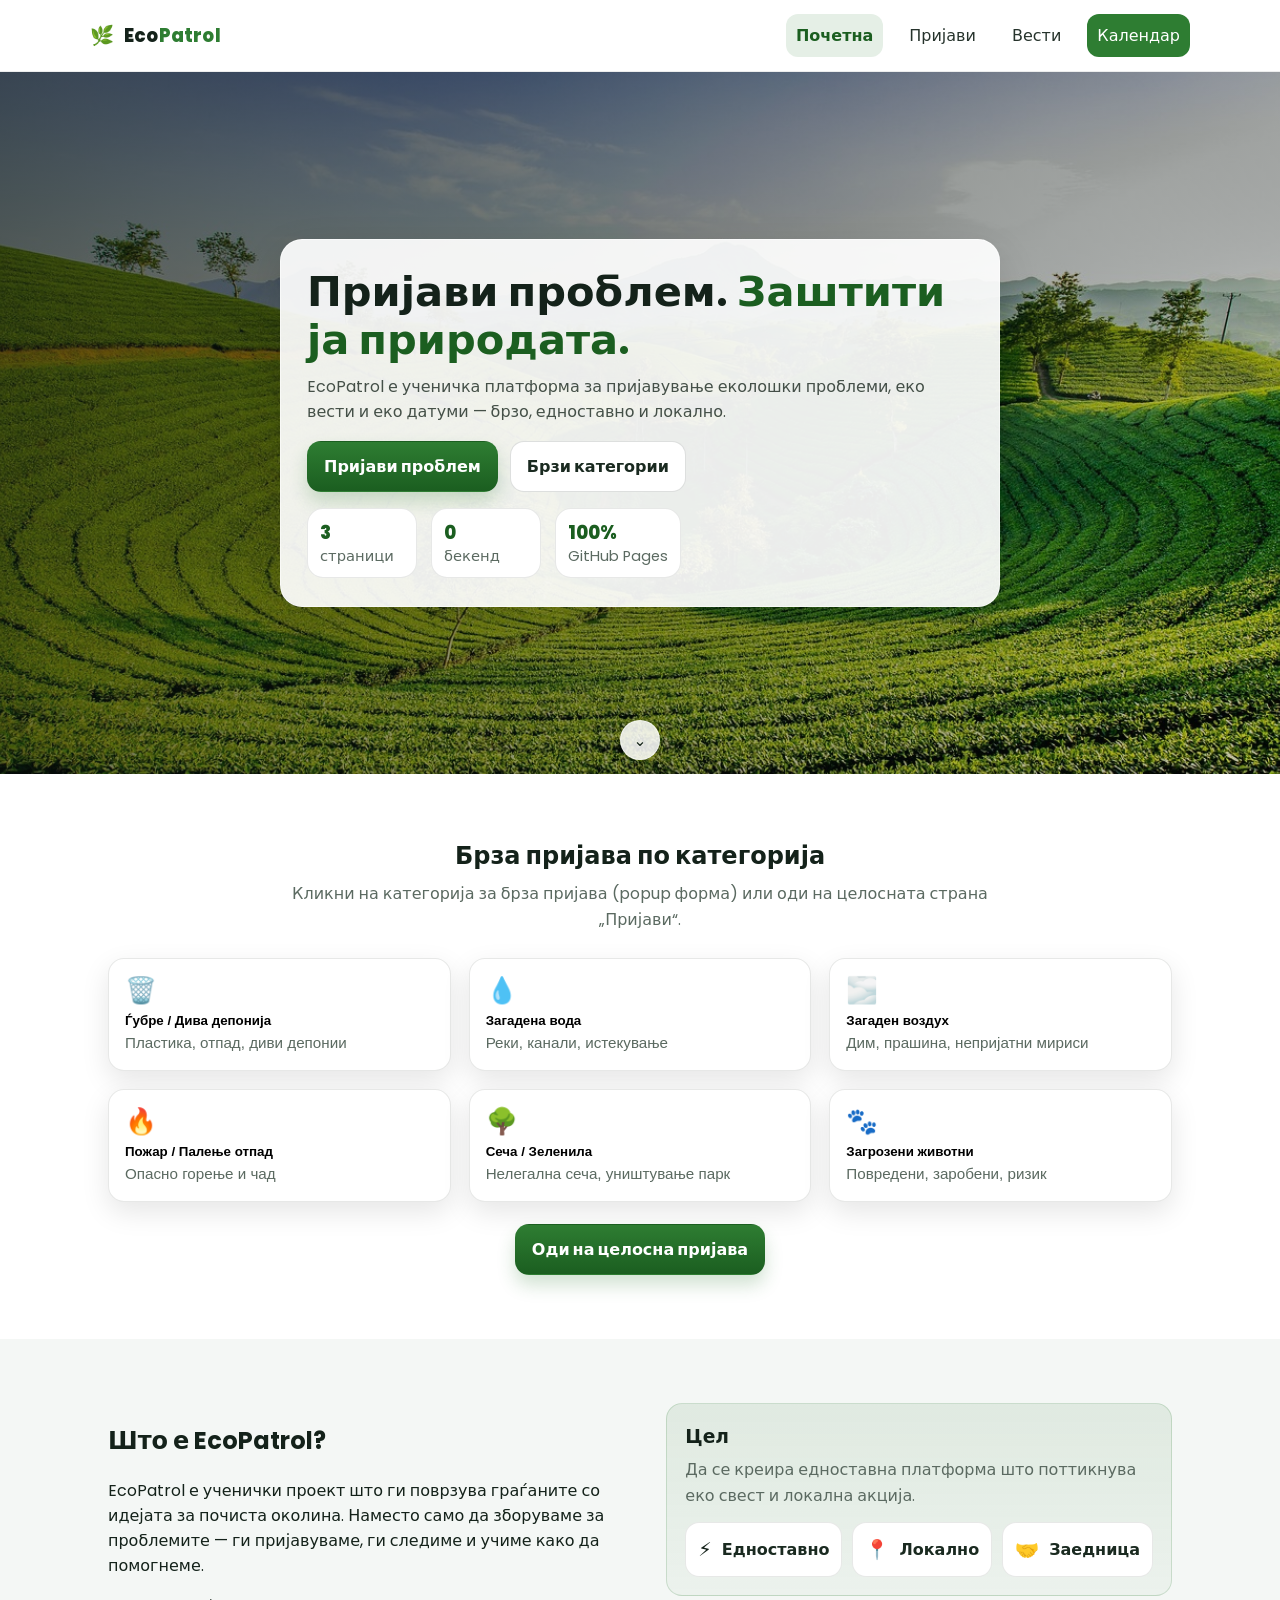
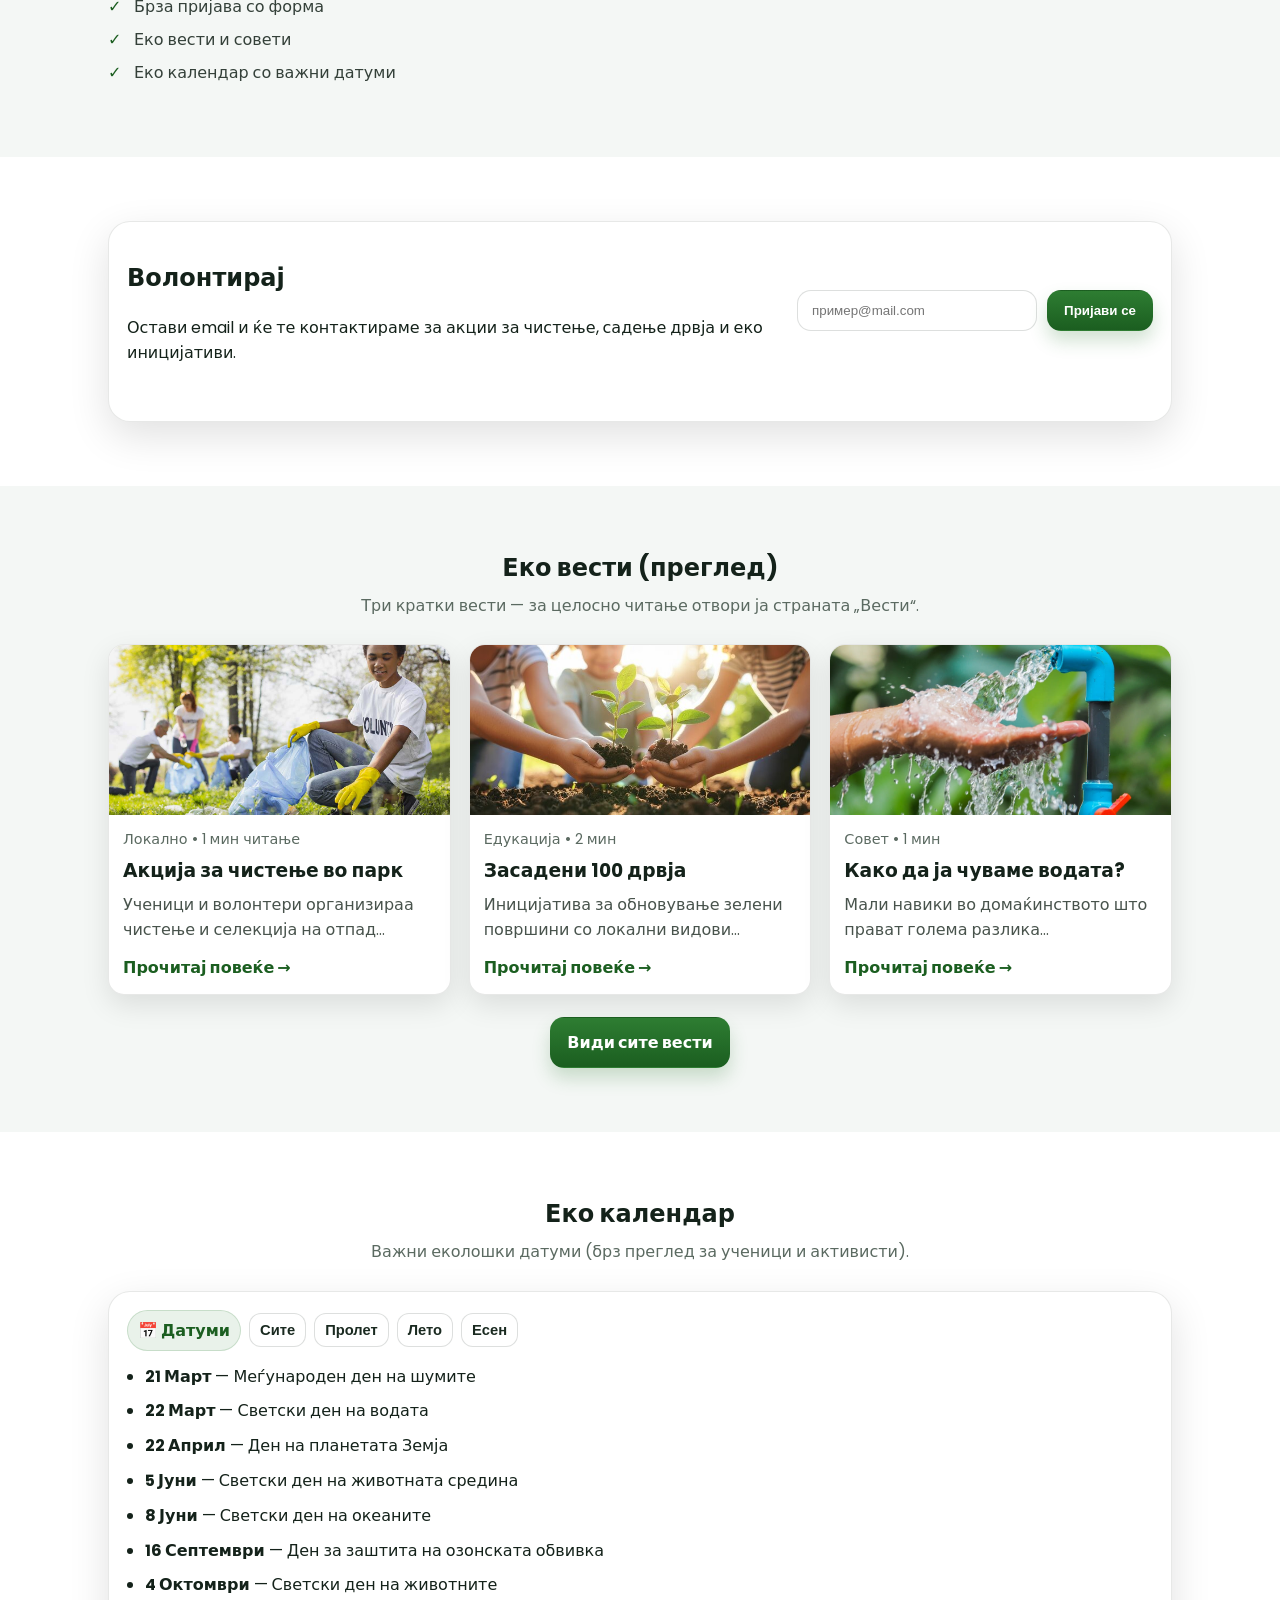
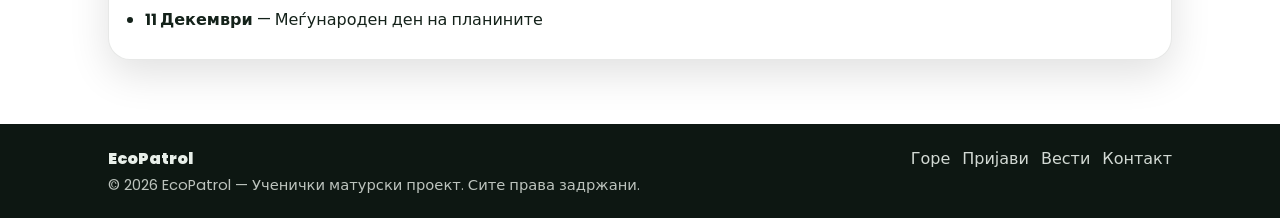
<file: index.html>
<!doctype html>
<html lang="mk">
<head>
  <meta charset="utf-8" />
  <meta name="viewport" content="width=device-width,initial-scale=1" />
  <title>EcoPatrol — Почетна</title>
  <meta name="description" content="EcoPatrol — пријави еколошки проблеми, информирај се со еко вести и следи еко датуми." />

  <link rel="preconnect" href="https://fonts.googleapis.com">
  <link rel="preconnect" href="https://fonts.gstatic.com" crossorigin>
  <link href="https://fonts.googleapis.com/css2?family=Poppins:wght@300;400;600;700&display=swap" rel="stylesheet">

  <!-- AOS animations (optional but nice) -->
  <link href="https://unpkg.com/aos@2.3.1/dist/aos.css" rel="stylesheet">

  <link rel="stylesheet" href="assets/css/style.css" />
</head>
<body>

  <!-- NAV -->
  <header class="site-header" id="top">
    <div class="container nav">
      <a class="brand" href="index.html" aria-label="EcoPatrol почетна">
        <span class="brand-mark">🌿</span>
        <span class="brand-text">Eco<span>Patrol</span></span>
      </a>

      <button class="nav-toggle" type="button" aria-label="Отвори мени" aria-expanded="false" data-nav-toggle>
        <span></span><span></span><span></span>
      </button>

      <nav class="nav-links" data-nav>
        <a href="index.html" class="active">Почетна</a>
        <a href="report.html">Пријави</a>
        <a href="news.html">Вести</a>
        <a href="#calendar" class="nav-pill">Календар</a>
      </nav>
    </div>
  </header>

  <!-- HERO -->
  <section class="hero">
    <div class="hero-bg" role="img" aria-label="Позадина со природа"></div>
    <div class="container hero-inner">
      <div class="hero-card" data-aos="fade-up">
        <h1>Пријави проблем. <span class="accent">Заштити ја природата.</span></h1>
        <p>
          EcoPatrol е ученичка платформа за пријавување еколошки проблеми,
          еко вести и еко датуми — брзо, едноставно и локално.
        </p>
        <div class="hero-actions">
          <a class="btn btn-primary" href="report.html">Пријави проблем</a>
          <a class="btn btn-ghost" href="#categories">Брзи категории</a>
        </div>

        <div class="hero-stats" data-aos="fade-up" data-aos-delay="150">
          <div class="stat">
            <div class="stat-num">3</div>
            <div class="stat-label">страници</div>
          </div>
          <div class="stat">
            <div class="stat-num">0</div>
            <div class="stat-label">бекенд</div>
          </div>
          <div class="stat">
            <div class="stat-num">100%</div>
            <div class="stat-label">GitHub Pages</div>
          </div>
        </div>
      </div>
    </div>

    <a class="scroll-hint" href="#categories" aria-label="Скролни надолу">⌄</a>
  </section>

  <!-- CATEGORIES -->
  <section class="section" id="categories">
    <div class="container">
      <div class="section-head" data-aos="fade-up">
        <h2>Брза пријава по категорија</h2>
        <p>Кликни на категорија за брза пријава (popup форма) или оди на целосната страна „Пријави“.</p>
      </div>

      <div class="grid cards">
        <button class="card card-btn" type="button" data-aos="fade-up" data-report-type="Ѓубре / Дива депонија">
          <div class="card-icon">🗑️</div>
          <div class="card-title">Ѓубре / Дива депонија</div>
          <div class="card-sub">Пластика, отпад, диви депонии</div>
        </button>

        <button class="card card-btn" type="button" data-aos="fade-up" data-aos-delay="50" data-report-type="Загадена вода">
          <div class="card-icon">💧</div>
          <div class="card-title">Загадена вода</div>
          <div class="card-sub">Реки, канали, истекување</div>
        </button>

        <button class="card card-btn" type="button" data-aos="fade-up" data-aos-delay="100" data-report-type="Загаден воздух">
          <div class="card-icon">🌫️</div>
          <div class="card-title">Загаден воздух</div>
          <div class="card-sub">Дим, прашина, непријатни мириси</div>
        </button>

        <button class="card card-btn" type="button" data-aos="fade-up" data-aos-delay="150" data-report-type="Пожар / Палење отпад">
          <div class="card-icon">🔥</div>
          <div class="card-title">Пожар / Палење отпад</div>
          <div class="card-sub">Опасно горење и чад</div>
        </button>

        <button class="card card-btn" type="button" data-aos="fade-up" data-aos-delay="200" data-report-type="Сеча / Уништување зеленила">
          <div class="card-icon">🌳</div>
          <div class="card-title">Сеча / Зеленила</div>
          <div class="card-sub">Нелегална сеча, уништување парк</div>
        </button>

        <button class="card card-btn" type="button" data-aos="fade-up" data-aos-delay="250" data-report-type="Загрозени животни">
          <div class="card-icon">🐾</div>
          <div class="card-title">Загрозени животни</div>
          <div class="card-sub">Повредени, заробени, ризик</div>
        </button>
      </div>

      <div class="center-actions" data-aos="fade-up">
        <a class="btn btn-primary" href="report.html">Оди на целосна пријава</a>
      </div>
    </div>
  </section>

  <!-- ABOUT -->
  <section class="section section-soft">
    <div class="container">
      <div class="two-col">
        <div data-aos="fade-up">
          <h2>Што е EcoPatrol?</h2>
          <p>
            EcoPatrol е ученички проект што ги поврзува граѓаните со идејата за почиста околина.
            Наместо само да зборуваме за проблемите — ги пријавуваме, ги следиме и учиме како да помогнеме.
          </p>
          <ul class="checklist">
            <li>Брза пријава со форма</li>
            <li>Еко вести и совети</li>
            <li>Еко календар со важни датуми</li>
          </ul>
        </div>

        <div class="feature-box" data-aos="fade-up" data-aos-delay="100">
          <h3>Цел</h3>
          <p>Да се креира едноставна платформа што поттикнува еко свест и локална акција.</p>
          <div class="mini-grid">
            <div class="mini-card">
              <div class="mini-ico">⚡</div>
              <div class="mini-txt">Едноставно</div>
            </div>
            <div class="mini-card">
              <div class="mini-ico">📍</div>
              <div class="mini-txt">Локално</div>
            </div>
            <div class="mini-card">
              <div class="mini-ico">🤝</div>
              <div class="mini-txt">Заедница</div>
            </div>
          </div>
        </div>
      </div>
    </div>
  </section>

  <!-- VOLUNTEER -->
  <section class="section" id="volunteer">
    <div class="container">
      <div class="volunteer" data-aos="fade-up">
        <div>
          <h2>Волонтирај</h2>
          <p>Остави email и ќе те контактираме за акции за чистење, садење дрвја и еко иницијативи.</p>
        </div>

        <form class="volunteer-form" data-volunteer-form>
          <label class="sr-only" for="volEmail">Email</label>
          <input id="volEmail" name="email" type="email" placeholder="пример@mail.com" autocomplete="email" required />
          <button class="btn btn-primary" type="submit">Пријави се</button>
        </form>

        <div class="toast" role="status" aria-live="polite" data-toast></div>
      </div>
    </div>
  </section>

  <!-- NEWS PREVIEW -->
  <section class="section section-soft">
    <div class="container">
      <div class="section-head" data-aos="fade-up">
        <h2>Еко вести (преглед)</h2>
        <p>Три кратки вести — за целосно читање отвори ја страната „Вести“.</p>
      </div>

      <div class="grid news-grid">
        <article class="news-card" data-aos="fade-up">
          <img src="assets/img/news1.jpg" alt="Еко акција" loading="lazy">
          <div class="news-body">
            <div class="news-meta">Локално • 1 мин читање</div>
            <h3>Акција за чистење во парк</h3>
            <p>Ученици и волонтери организираа чистење и селекција на отпад…</p>
            <a class="link" href="news-1.html">Прочитај повеќе →</a>
          </div>
        </article>

        <article class="news-card" data-aos="fade-up" data-aos-delay="80">
          <img src="assets/img/news2.jpg" alt="Садење дрвја" loading="lazy">
          <div class="news-body">
            <div class="news-meta">Едукација • 2 мин</div>
            <h3>Засадени 100 дрвја</h3>
            <p>Иницијатива за обновување зелени површини со локални видови…</p>
            <a class="link" href="news-2.html">Прочитај повеќе →</a>
          </div>
        </article>

        <article class="news-card" data-aos="fade-up" data-aos-delay="160">
          <img src="assets/img/news3.jpg" alt="Чиста вода" loading="lazy">
          <div class="news-body">
            <div class="news-meta">Совет • 1 мин</div>
            <h3>Како да ја чуваме водата?</h3>
            <p>Мали навики во домаќинството што прават голема разлика…</p>
            <a class="link" href="news-3.html">Прочитај повеќе →</a>
          </div>
        </article>
      </div>

      <div class="center-actions" data-aos="fade-up">
        <a class="btn btn-primary" href="news.html">Види сите вести</a>
      </div>
    </div>
  </section>

  <!-- CALENDAR -->
  <section class="section" id="calendar">
    <div class="container">
      <div class="section-head" data-aos="fade-up">
        <h2>Еко календар</h2>
        <p>Важни еколошки датуми (брз преглед за ученици и активисти).</p>
      </div>

      <div class="calendar" data-aos="fade-up">
        <div class="calendar-tools">
          <div class="pill">📅 Датуми</div>
          <button class="btn btn-ghost btn-sm" type="button" data-filter="all">Сите</button>
          <button class="btn btn-ghost btn-sm" type="button" data-filter="spring">Пролет</button>
          <button class="btn btn-ghost btn-sm" type="button" data-filter="summer">Лето</button>
          <button class="btn btn-ghost btn-sm" type="button" data-filter="autumn">Есен</button>
        </div>

        <ul class="calendar-list" data-calendar-list>
          <li data-season="spring"><strong>21 Март</strong> — Меѓународен ден на шумите</li>
          <li data-season="spring"><strong>22 Март</strong> — Светски ден на водата</li>
          <li data-season="spring"><strong>22 Април</strong> — Ден на планетата Земја</li>
          <li data-season="summer"><strong>5 Јуни</strong> — Светски ден на животната средина</li>
          <li data-season="summer"><strong>8 Јуни</strong> — Светски ден на океаните</li>
          <li data-season="autumn"><strong>16 Септември</strong> — Ден за заштита на озонската обвивка</li>
          <li data-season="autumn"><strong>4 Октомври</strong> — Светски ден на животните</li>
          <li data-season="autumn"><strong>11 Декември</strong> — Меѓународен ден на планините</li>
        </ul>
      </div>
    </div>
  </section>

  <!-- FOOTER -->
  <footer class="site-footer">
    <div class="container footer-inner">
      <div>
        <div class="footer-brand">EcoPatrol</div>
        <div class="footer-small">© 2026 EcoPatrol — Ученички матурски проект. Сите права задржани.</div>
      </div>
      <div class="footer-links">
        <a href="#top">Горе</a>
        <a href="report.html">Пријави</a>
        <a href="news.html">Вести</a>
        <a href="mailto:eco@school.mk">Контакт</a>
      </div>
    </div>
  </footer>

  <!-- QUICK REPORT MODAL -->
  <div class="modal" data-modal aria-hidden="true">
    <div class="modal-backdrop" data-modal-close></div>
    <div class="modal-dialog" role="dialog" aria-modal="true" aria-labelledby="modalTitle">
      <button class="modal-close" type="button" aria-label="Затвори" data-modal-close>×</button>
      <h3 id="modalTitle">Брза пријава</h3>
      <p class="muted">Ова е кратка форма (се чува локално во прелистувачот).</p>

      <form class="form" data-quick-report-form>
        <label>
          Тип на проблем
          <input type="text" name="type" readonly />
        </label>

        <label>
          Локација
          <input type="text" name="location" placeholder="Пример: Аеродром, Скопје" required />
        </label>

        <label>
          Опис
          <textarea name="details" rows="4" placeholder="Краток опис…" required></textarea>
        </label>

        <label class="inline">
          <input type="checkbox" name="agree" required />
          Се согласувам дека информациите се точни.
        </label>

        <button class="btn btn-primary" type="submit">Зачувај пријава</button>
        <div class="form-msg" data-form-msg></div>
      </form>
    </div>
  </div>

  <script src="assets/js/main.js"></script>
  <script src="https://unpkg.com/aos@2.3.1/dist/aos.js"></script>
  <script>AOS.init({ duration: 650, once: true });</script>
</body>
</html>
</file>
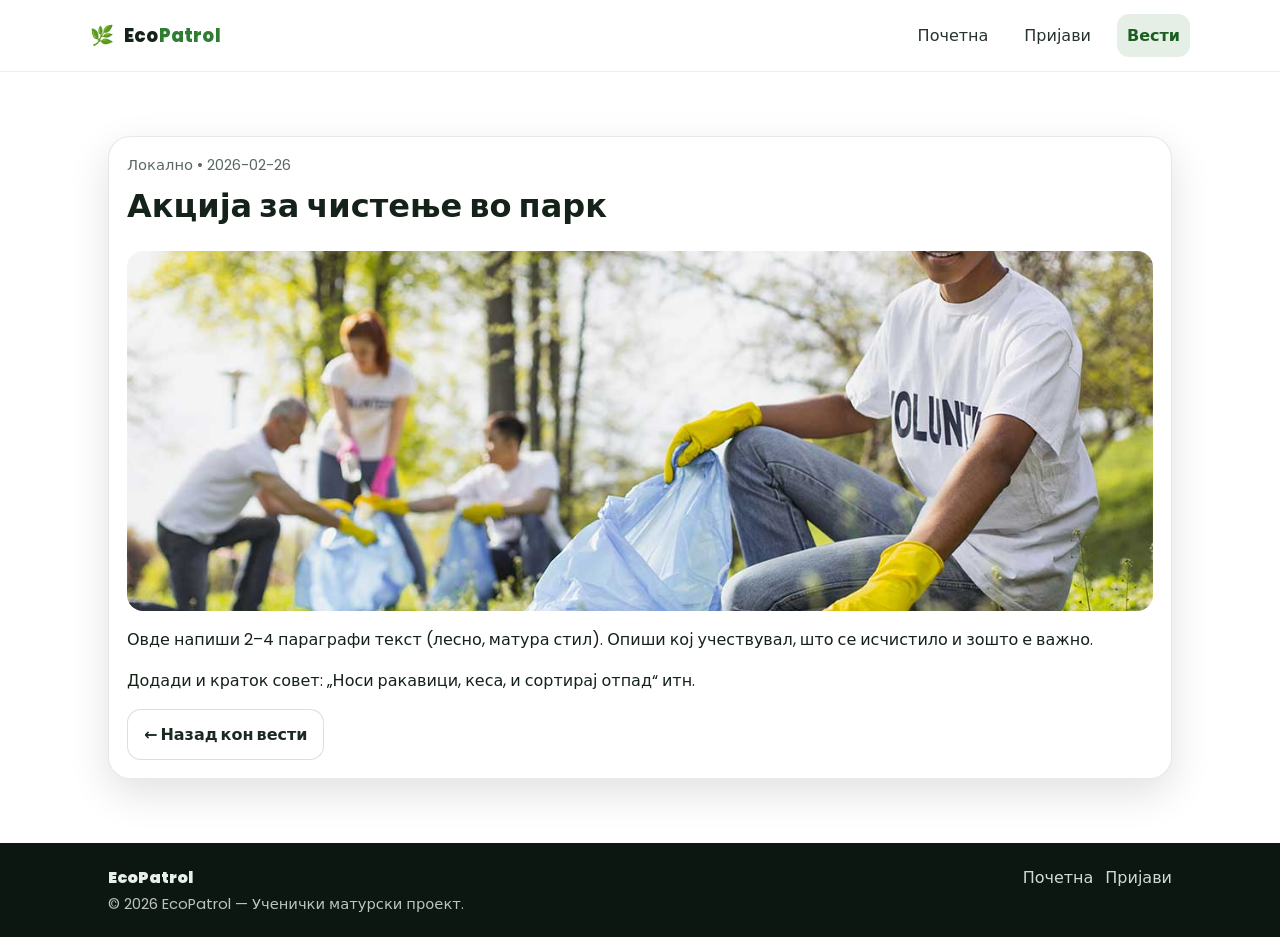
<file: news-1.html>
<!doctype html>
<html lang="mk">
<head>
  <meta charset="utf-8" />
  <meta name="viewport" content="width=device-width,initial-scale=1" />
  <title>EcoPatrol — Акција за чистење во парк</title>
  <link href="https://fonts.googleapis.com/css2?family=Poppins:wght@300;400;600;700&display=swap" rel="stylesheet">
  <link rel="stylesheet" href="assets/css/style.css" />
</head>
<body>
  <header class="site-header">
    <div class="container nav">
      <a class="brand" href="index.html">
        <span class="brand-mark">🌿</span>
        <span class="brand-text">Eco<span>Patrol</span></span>
      </a>
      <button class="nav-toggle" type="button" aria-label="Отвори мени" aria-expanded="false" data-nav-toggle>
        <span></span><span></span><span></span>
      </button>
      <nav class="nav-links" data-nav>
        <a href="index.html">Почетна</a>
        <a href="report.html">Пријави</a>
        <a href="news.html" class="active">Вести</a>
      </nav>
    </div>
  </header>

  <main class="section">
    <div class="container">
      <div class="panel">
        <div class="muted small">Локално • 2026-02-26</div>
        <h1 style="margin-top:6px">Акција за чистење во парк</h1>
        <img src="assets/img/news1.jpg" alt="Акција за чистење" style="border-radius:16px;margin:14px 0;max-height:360px;object-fit:cover;width:100%">
        <p>Овде напиши 2–4 параграфи текст (лесно, матура стил). Опиши кој учествувал, што се исчистило и зошто е важно.</p>
        <p>Додади и краток совет: „Носи ракавици, кеса, и сортирај отпад“ итн.</p>
        <a class="btn btn-ghost" href="news.html">← Назад кон вести</a>
      </div>
    </div>
  </main>

  <footer class="site-footer">
    <div class="container footer-inner">
      <div>
        <div class="footer-brand">EcoPatrol</div>
        <div class="footer-small">© 2026 EcoPatrol — Ученички матурски проект.</div>
      </div>
      <div class="footer-links">
        <a href="index.html">Почетна</a>
        <a href="report.html">Пријави</a>
      </div>
    </div>
  </footer>

  <script src="assets/js/main.js"></script>
</body>
</html>
</file>
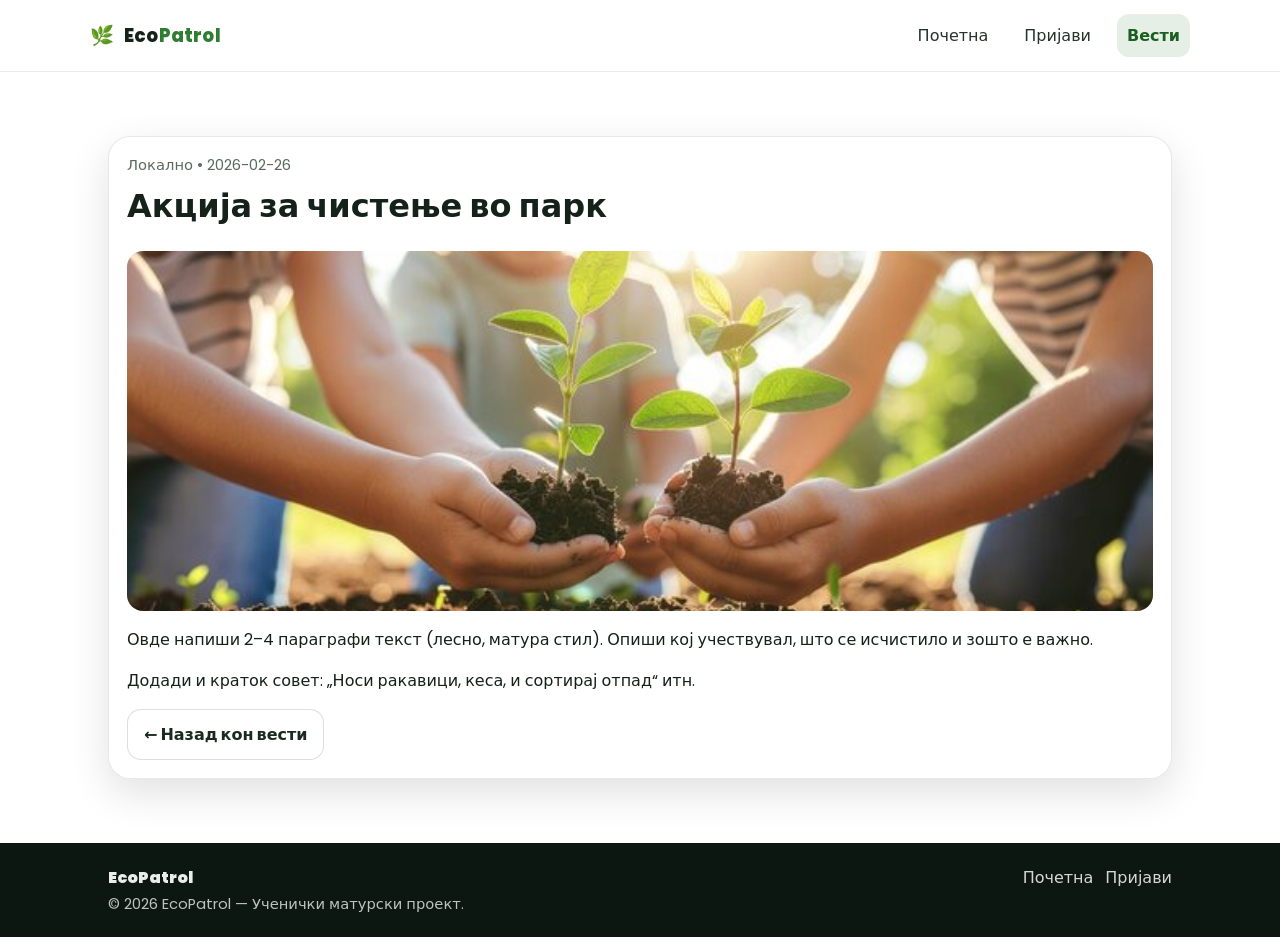
<file: news-2.html>
<!doctype html>
<html lang="mk">
<head>
  <meta charset="utf-8" />
  <meta name="viewport" content="width=device-width,initial-scale=1" />
  <title>EcoPatrol — Акција за чистење во парк</title>
  <link href="https://fonts.googleapis.com/css2?family=Poppins:wght@300;400;600;700&display=swap" rel="stylesheet">
  <link rel="stylesheet" href="assets/css/style.css" />
</head>
<body>
  <header class="site-header">
    <div class="container nav">
      <a class="brand" href="index.html">
        <span class="brand-mark">🌿</span>
        <span class="brand-text">Eco<span>Patrol</span></span>
      </a>
      <button class="nav-toggle" type="button" aria-label="Отвори мени" aria-expanded="false" data-nav-toggle>
        <span></span><span></span><span></span>
      </button>
      <nav class="nav-links" data-nav>
        <a href="index.html">Почетна</a>
        <a href="report.html">Пријави</a>
        <a href="news.html" class="active">Вести</a>
      </nav>
    </div>
  </header>

  <main class="section">
    <div class="container">
      <div class="panel">
        <div class="muted small">Локално • 2026-02-26</div>
        <h1 style="margin-top:6px">Акција за чистење во парк</h1>
        <img src="assets/img/news2.jpg" alt="Акција за чистење" style="border-radius:16px;margin:14px 0;max-height:360px;object-fit:cover;width:100%">
        <p>Овде напиши 2–4 параграфи текст (лесно, матура стил). Опиши кој учествувал, што се исчистило и зошто е важно.</p>
        <p>Додади и краток совет: „Носи ракавици, кеса, и сортирај отпад“ итн.</p>
        <a class="btn btn-ghost" href="news.html">← Назад кон вести</a>
      </div>
    </div>
  </main>

  <footer class="site-footer">
    <div class="container footer-inner">
      <div>
        <div class="footer-brand">EcoPatrol</div>
        <div class="footer-small">© 2026 EcoPatrol — Ученички матурски проект.</div>
      </div>
      <div class="footer-links">
        <a href="index.html">Почетна</a>
        <a href="report.html">Пријави</a>
      </div>
    </div>
  </footer>

  <script src="assets/js/main.js"></script>
</body>
</html>
</file>
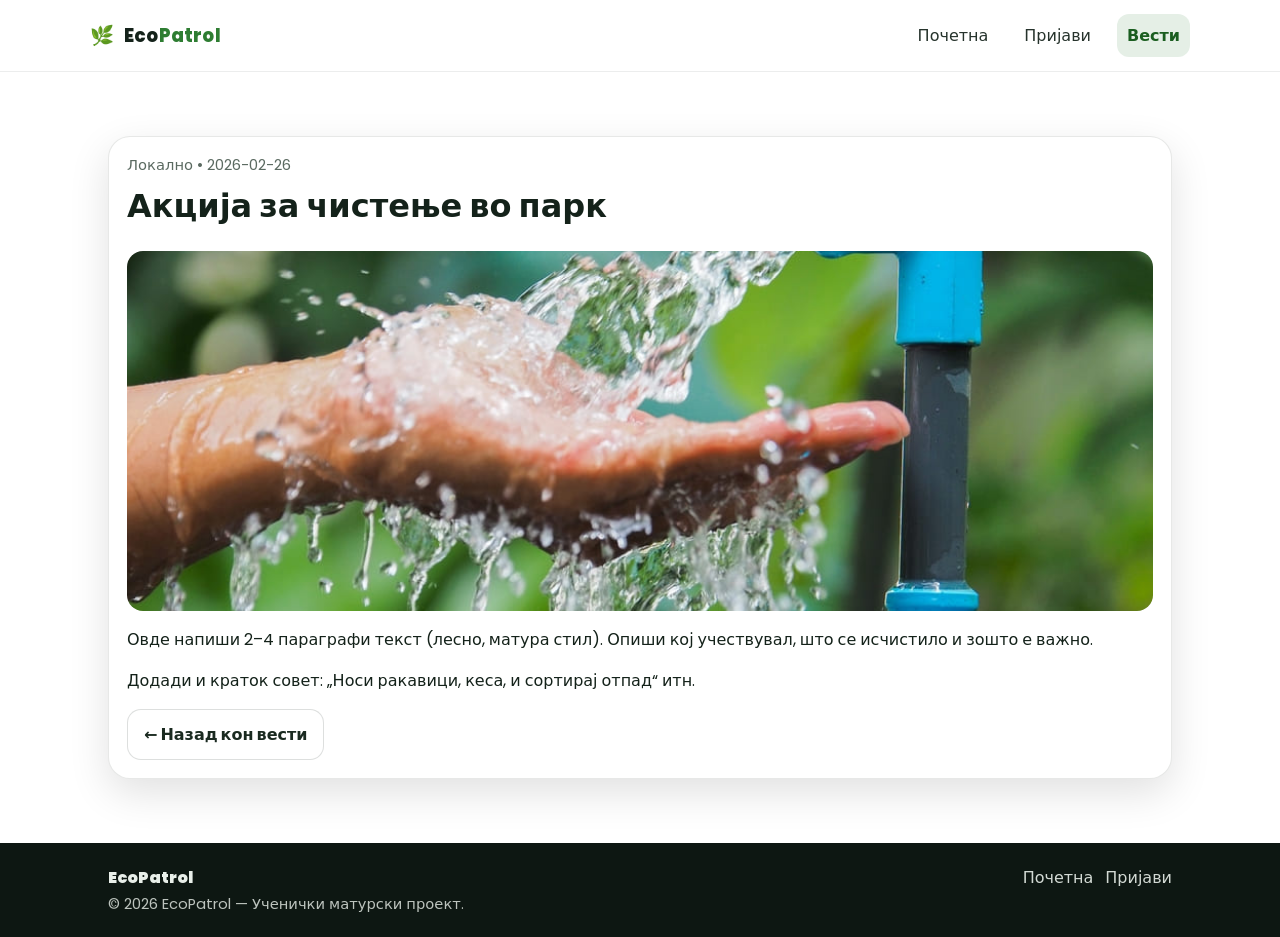
<file: news-3.html>
<!doctype html>
<html lang="mk">
<head>
  <meta charset="utf-8" />
  <meta name="viewport" content="width=device-width,initial-scale=1" />
  <title>EcoPatrol — Акција за чистење во парк</title>
  <link href="https://fonts.googleapis.com/css2?family=Poppins:wght@300;400;600;700&display=swap" rel="stylesheet">
  <link rel="stylesheet" href="assets/css/style.css" />
</head>
<body>
  <header class="site-header">
    <div class="container nav">
      <a class="brand" href="index.html">
        <span class="brand-mark">🌿</span>
        <span class="brand-text">Eco<span>Patrol</span></span>
      </a>
      <button class="nav-toggle" type="button" aria-label="Отвори мени" aria-expanded="false" data-nav-toggle>
        <span></span><span></span><span></span>
      </button>
      <nav class="nav-links" data-nav>
        <a href="index.html">Почетна</a>
        <a href="report.html">Пријави</a>
        <a href="news.html" class="active">Вести</a>
      </nav>
    </div>
  </header>

  <main class="section">
    <div class="container">
      <div class="panel">
        <div class="muted small">Локално • 2026-02-26</div>
        <h1 style="margin-top:6px">Акција за чистење во парк</h1>
        <img src="assets/img/news3.jpg" alt="Акција за чистење" style="border-radius:16px;margin:14px 0;max-height:360px;object-fit:cover;width:100%">
        <p>Овде напиши 2–4 параграфи текст (лесно, матура стил). Опиши кој учествувал, што се исчистило и зошто е важно.</p>
        <p>Додади и краток совет: „Носи ракавици, кеса, и сортирај отпад“ итн.</p>
        <a class="btn btn-ghost" href="news.html">← Назад кон вести</a>
      </div>
    </div>
  </main>

  <footer class="site-footer">
    <div class="container footer-inner">
      <div>
        <div class="footer-brand">EcoPatrol</div>
        <div class="footer-small">© 2026 EcoPatrol — Ученички матурски проект.</div>
      </div>
      <div class="footer-links">
        <a href="index.html">Почетна</a>
        <a href="report.html">Пријави</a>
      </div>
    </div>
  </footer>

  <script src="assets/js/main.js"></script>
</body>
</html>
</file>
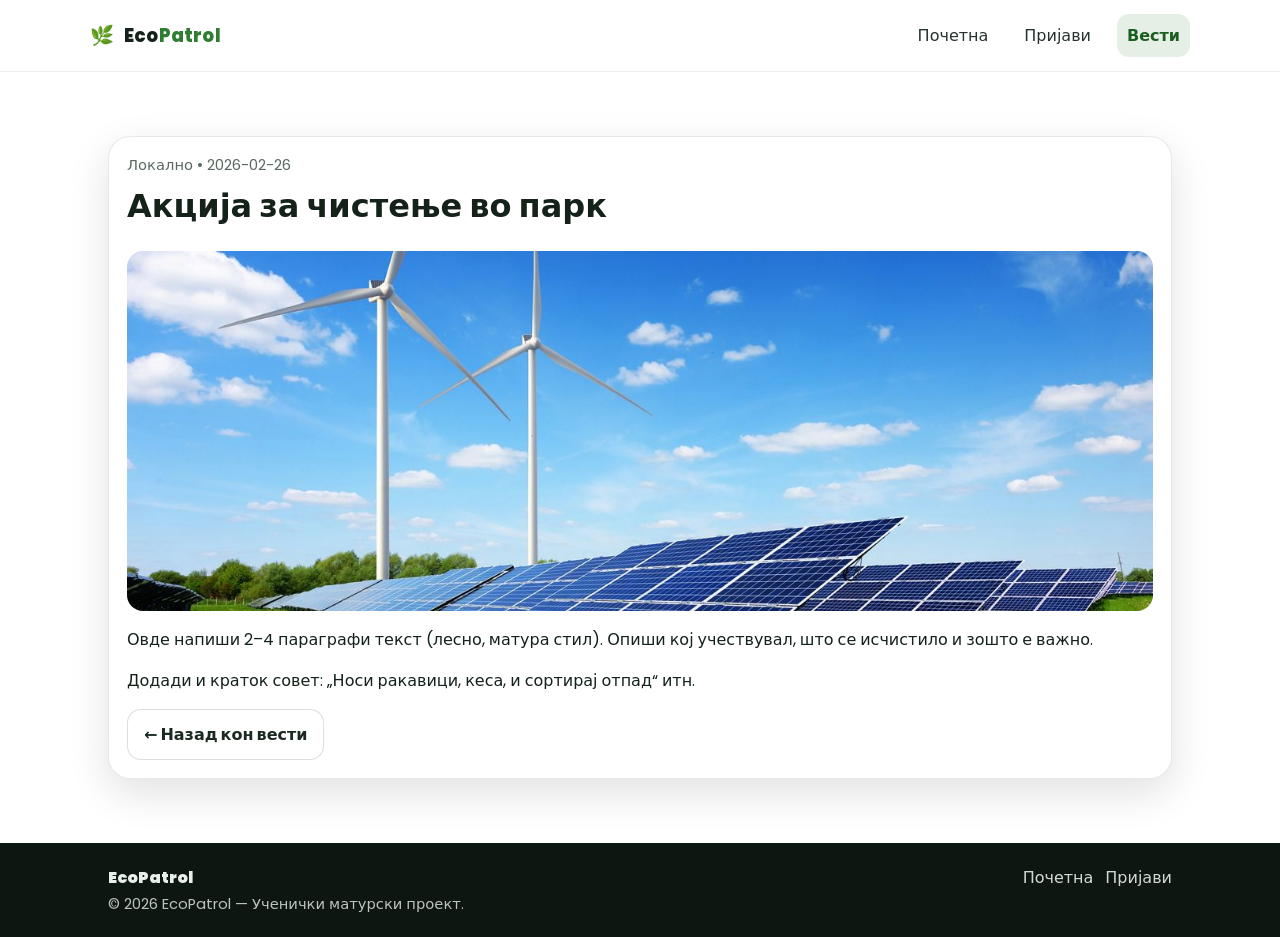
<file: news-4.html>
<!doctype html>
<html lang="mk">
<head>
  <meta charset="utf-8" />
  <meta name="viewport" content="width=device-width,initial-scale=1" />
  <title>EcoPatrol — Акција за чистење во парк</title>
  <link href="https://fonts.googleapis.com/css2?family=Poppins:wght@300;400;600;700&display=swap" rel="stylesheet">
  <link rel="stylesheet" href="assets/css/style.css" />
</head>
<body>
  <header class="site-header">
    <div class="container nav">
      <a class="brand" href="index.html">
        <span class="brand-mark">🌿</span>
        <span class="brand-text">Eco<span>Patrol</span></span>
      </a>
      <button class="nav-toggle" type="button" aria-label="Отвори мени" aria-expanded="false" data-nav-toggle>
        <span></span><span></span><span></span>
      </button>
      <nav class="nav-links" data-nav>
        <a href="index.html">Почетна</a>
        <a href="report.html">Пријави</a>
        <a href="news.html" class="active">Вести</a>
      </nav>
    </div>
  </header>

  <main class="section">
    <div class="container">
      <div class="panel">
        <div class="muted small">Локално • 2026-02-26</div>
        <h1 style="margin-top:6px">Акција за чистење во парк</h1>
        <img src="assets/img/news4.jpg" alt="Акција за чистење" style="border-radius:16px;margin:14px 0;max-height:360px;object-fit:cover;width:100%">
        <p>Овде напиши 2–4 параграфи текст (лесно, матура стил). Опиши кој учествувал, што се исчистило и зошто е важно.</p>
        <p>Додади и краток совет: „Носи ракавици, кеса, и сортирај отпад“ итн.</p>
        <a class="btn btn-ghost" href="news.html">← Назад кон вести</a>
      </div>
    </div>
  </main>

  <footer class="site-footer">
    <div class="container footer-inner">
      <div>
        <div class="footer-brand">EcoPatrol</div>
        <div class="footer-small">© 2026 EcoPatrol — Ученички матурски проект.</div>
      </div>
      <div class="footer-links">
        <a href="index.html">Почетна</a>
        <a href="report.html">Пријави</a>
      </div>
    </div>
  </footer>

  <script src="assets/js/main.js"></script>
</body>
</html>
</file>
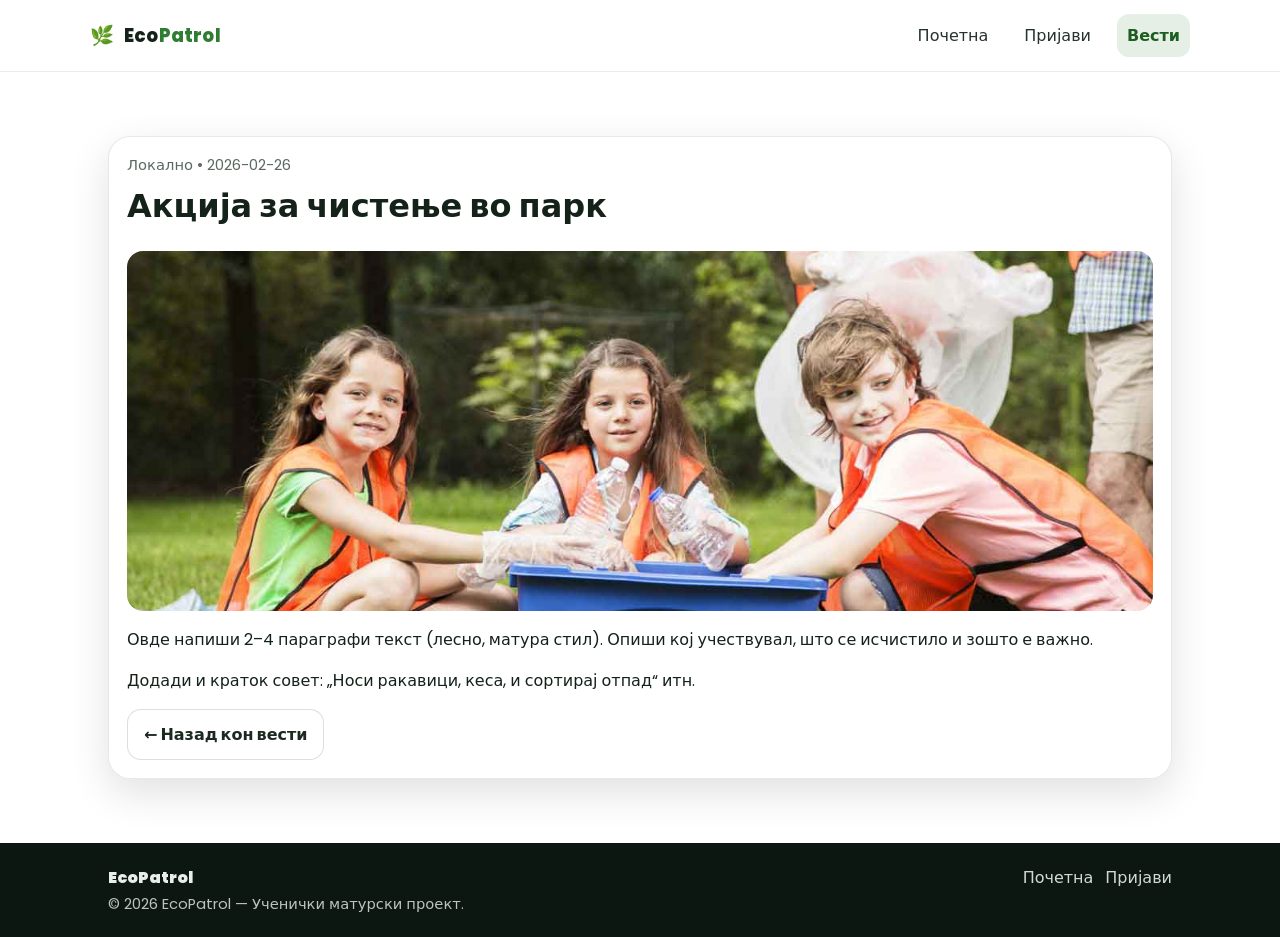
<file: news-5.html>
<!doctype html>
<html lang="mk">
<head>
  <meta charset="utf-8" />
  <meta name="viewport" content="width=device-width,initial-scale=1" />
  <title>EcoPatrol — Акција за чистење во парк</title>
  <link href="https://fonts.googleapis.com/css2?family=Poppins:wght@300;400;600;700&display=swap" rel="stylesheet">
  <link rel="stylesheet" href="assets/css/style.css" />
</head>
<body>
  <header class="site-header">
    <div class="container nav">
      <a class="brand" href="index.html">
        <span class="brand-mark">🌿</span>
        <span class="brand-text">Eco<span>Patrol</span></span>
      </a>
      <button class="nav-toggle" type="button" aria-label="Отвори мени" aria-expanded="false" data-nav-toggle>
        <span></span><span></span><span></span>
      </button>
      <nav class="nav-links" data-nav>
        <a href="index.html">Почетна</a>
        <a href="report.html">Пријави</a>
        <a href="news.html" class="active">Вести</a>
      </nav>
    </div>
  </header>

  <main class="section">
    <div class="container">
      <div class="panel">
        <div class="muted small">Локално • 2026-02-26</div>
        <h1 style="margin-top:6px">Акција за чистење во парк</h1>
        <img src="assets/img/news5.jpg" alt="Акција за чистење" style="border-radius:16px;margin:14px 0;max-height:360px;object-fit:cover;width:100%">
        <p>Овде напиши 2–4 параграфи текст (лесно, матура стил). Опиши кој учествувал, што се исчистило и зошто е важно.</p>
        <p>Додади и краток совет: „Носи ракавици, кеса, и сортирај отпад“ итн.</p>
        <a class="btn btn-ghost" href="news.html">← Назад кон вести</a>
      </div>
    </div>
  </main>

  <footer class="site-footer">
    <div class="container footer-inner">
      <div>
        <div class="footer-brand">EcoPatrol</div>
        <div class="footer-small">© 2026 EcoPatrol — Ученички матурски проект.</div>
      </div>
      <div class="footer-links">
        <a href="index.html">Почетна</a>
        <a href="report.html">Пријави</a>
      </div>
    </div>
  </footer>

  <script src="assets/js/main.js"></script>
</body>
</html>
</file>
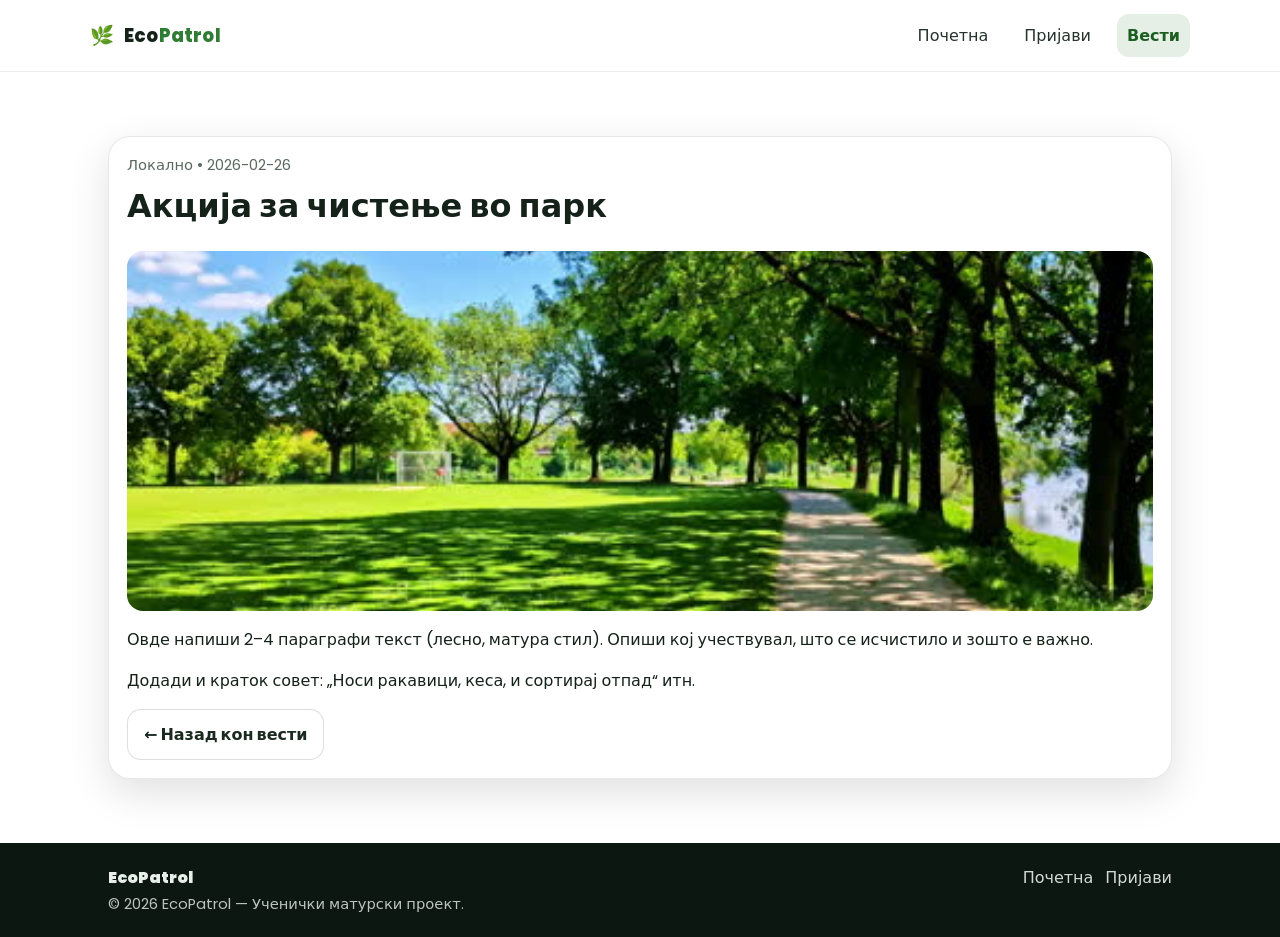
<file: news-6.html>
<!doctype html>
<html lang="mk">
<head>
  <meta charset="utf-8" />
  <meta name="viewport" content="width=device-width,initial-scale=1" />
  <title>EcoPatrol — Акција за чистење во парк</title>
  <link href="https://fonts.googleapis.com/css2?family=Poppins:wght@300;400;600;700&display=swap" rel="stylesheet">
  <link rel="stylesheet" href="assets/css/style.css" />
</head>
<body>
  <header class="site-header">
    <div class="container nav">
      <a class="brand" href="index.html">
        <span class="brand-mark">🌿</span>
        <span class="brand-text">Eco<span>Patrol</span></span>
      </a>
      <button class="nav-toggle" type="button" aria-label="Отвори мени" aria-expanded="false" data-nav-toggle>
        <span></span><span></span><span></span>
      </button>
      <nav class="nav-links" data-nav>
        <a href="index.html">Почетна</a>
        <a href="report.html">Пријави</a>
        <a href="news.html" class="active">Вести</a>
      </nav>
    </div>
  </header>

  <main class="section">
    <div class="container">
      <div class="panel">
        <div class="muted small">Локално • 2026-02-26</div>
        <h1 style="margin-top:6px">Акција за чистење во парк</h1>
        <img src="assets/img/news6.jpg" alt="Акција за чистење" style="border-radius:16px;margin:14px 0;max-height:360px;object-fit:cover;width:100%">
        <p>Овде напиши 2–4 параграфи текст (лесно, матура стил). Опиши кој учествувал, што се исчистило и зошто е важно.</p>
        <p>Додади и краток совет: „Носи ракавици, кеса, и сортирај отпад“ итн.</p>
        <a class="btn btn-ghost" href="news.html">← Назад кон вести</a>
      </div>
    </div>
  </main>

  <footer class="site-footer">
    <div class="container footer-inner">
      <div>
        <div class="footer-brand">EcoPatrol</div>
        <div class="footer-small">© 2026 EcoPatrol — Ученички матурски проект.</div>
      </div>
      <div class="footer-links">
        <a href="index.html">Почетна</a>
        <a href="report.html">Пријави</a>
      </div>
    </div>
  </footer>

  <script src="assets/js/main.js"></script>
</body>
</html>
</file>
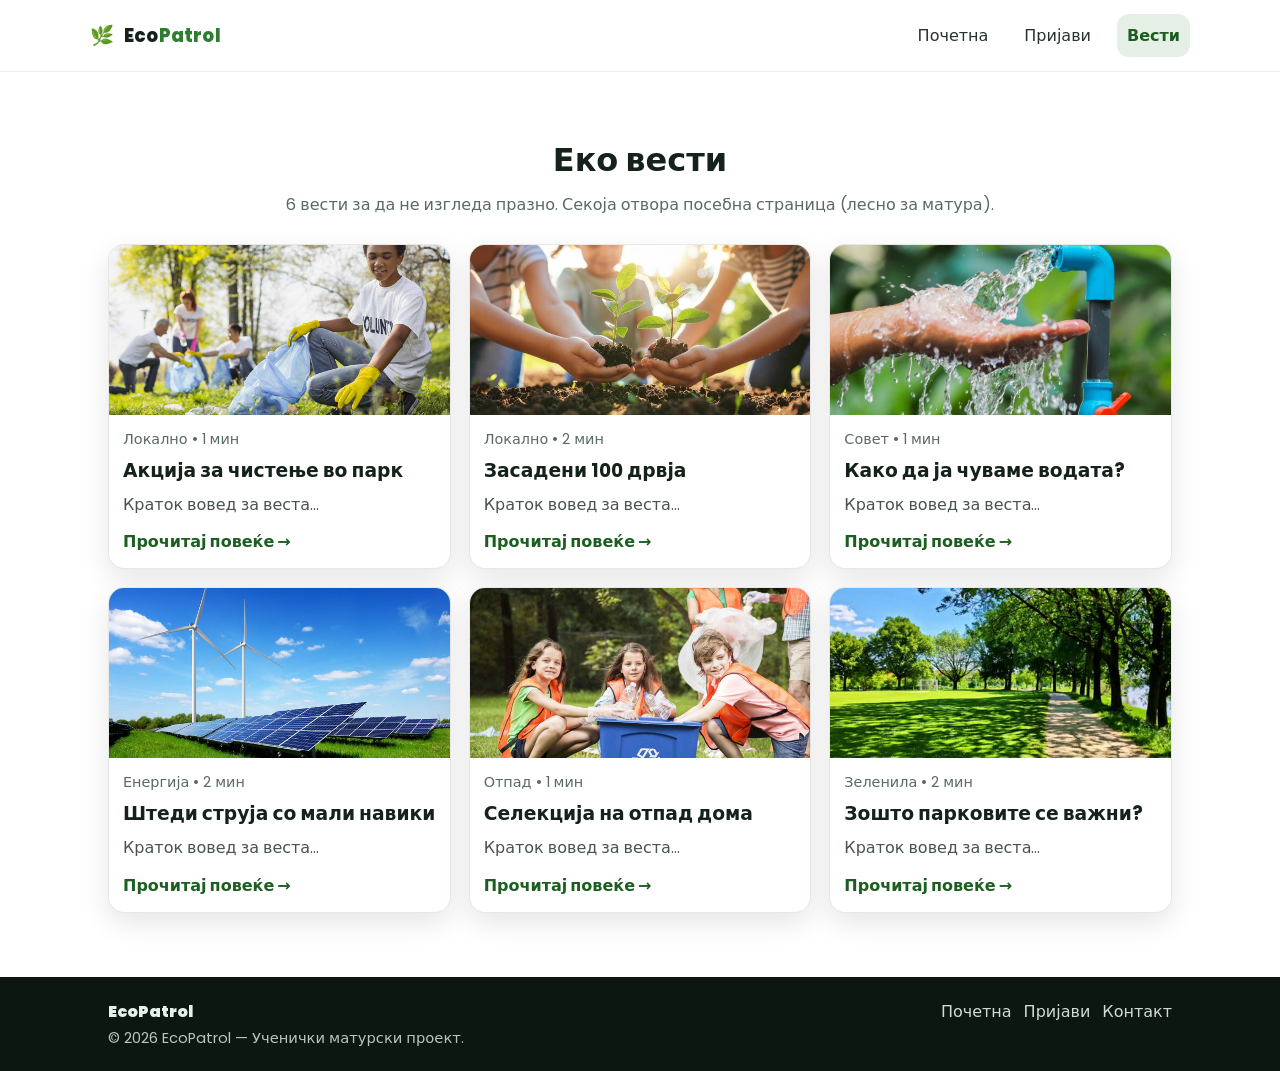
<file: news.html>
<!doctype html>
<html lang="mk">
<head>
  <meta charset="utf-8" />
  <meta name="viewport" content="width=device-width,initial-scale=1" />
  <title>EcoPatrol — Вести</title>
  <meta name="description" content="Еко вести и совети од EcoPatrol." />

  <link rel="preconnect" href="https://fonts.googleapis.com">
  <link rel="preconnect" href="https://fonts.gstatic.com" crossorigin>
  <link href="https://fonts.googleapis.com/css2?family=Poppins:wght@300;400;600;700&display=swap" rel="stylesheet">

  <link rel="stylesheet" href="assets/css/style.css" />
</head>
<body>

  <header class="site-header">
    <div class="container nav">
      <a class="brand" href="index.html">
        <span class="brand-mark">🌿</span>
        <span class="brand-text">Eco<span>Patrol</span></span>
      </a>

      <button class="nav-toggle" type="button" aria-label="Отвори мени" aria-expanded="false" data-nav-toggle>
        <span></span><span></span><span></span>
      </button>

      <nav class="nav-links" data-nav>
        <a href="index.html">Почетна</a>
        <a href="report.html">Пријави</a>
        <a href="news.html" class="active">Вести</a>
      </nav>
    </div>
  </header>

  <main class="section">
    <div class="container">
      <div class="section-head">
        <h1>Еко вести</h1>
        <p>6 вести за да не изгледа празно. Секоја отвора посебна страница (лесно за матура).</p>
      </div>

      <div class="grid news-grid">
        <article class="news-card">
          <img src="assets/img/news1.jpg" alt="Вест 1" loading="lazy">
          <div class="news-body">
            <div class="news-meta">Локално • 1 мин</div>
            <h3>Акција за чистење во парк</h3>
            <p>Краток вовед за веста…</p>
            <a class="link" href="news-1.html">Прочитај повеќе →</a>
          </div>
        </article>

        <article class="news-card">
          <img src="assets/img/news2.jpg" alt="Вест 2" loading="lazy">
          <div class="news-body">
            <div class="news-meta">Локално • 2 мин</div>
            <h3>Засадени 100 дрвја</h3>
            <p>Краток вовед за веста…</p>
            <a class="link" href="news-2.html">Прочитај повеќе →</a>
          </div>
        </article>

        <article class="news-card">
          <img src="assets/img/news3.jpg" alt="Вест 3" loading="lazy">
          <div class="news-body">
            <div class="news-meta">Совет • 1 мин</div>
            <h3>Како да ја чуваме водата?</h3>
            <p>Краток вовед за веста…</p>
            <a class="link" href="news-3.html">Прочитај повеќе →</a>
          </div>
        </article>

        <article class="news-card">
          <img src="assets/img/news4.jpg" alt="Вест 4" loading="lazy">
          <div class="news-body">
            <div class="news-meta">Енергија • 2 мин</div>
            <h3>Штеди струја со мали навики</h3>
            <p>Краток вовед за веста…</p>
            <a class="link" href="news-4.html">Прочитај повеќе →</a>
          </div>
        </article>

        <article class="news-card">
          <img src="assets/img/news5.jpg" alt="Вест 5" loading="lazy">
          <div class="news-body">
            <div class="news-meta">Отпад • 1 мин</div>
            <h3>Селекција на отпад дома</h3>
            <p>Краток вовед за веста…</p>
            <a class="link" href="news-5.html">Прочитај повеќе →</a>
          </div>
        </article>

        <article class="news-card">
          <img src="assets/img/news6.jpg" alt="Вест 6" loading="lazy">
          <div class="news-body">
            <div class="news-meta">Зеленила • 2 мин</div>
            <h3>Зошто парковите се важни?</h3>
            <p>Краток вовед за веста…</p>
            <a class="link" href="news-6.html">Прочитај повеќе →</a>
          </div>
        </article>
      </div>
    </div>
  </main>

  <footer class="site-footer">
    <div class="container footer-inner">
      <div>
        <div class="footer-brand">EcoPatrol</div>
        <div class="footer-small">© 2026 EcoPatrol — Ученички матурски проект.</div>
      </div>
      <div class="footer-links">
        <a href="index.html">Почетна</a>
        <a href="report.html">Пријави</a>
        <a href="mailto:eco@school.mk">Контакт</a>
      </div>
    </div>
  </footer>

  <script src="assets/js/main.js"></script>
</body>
</html>
</file>
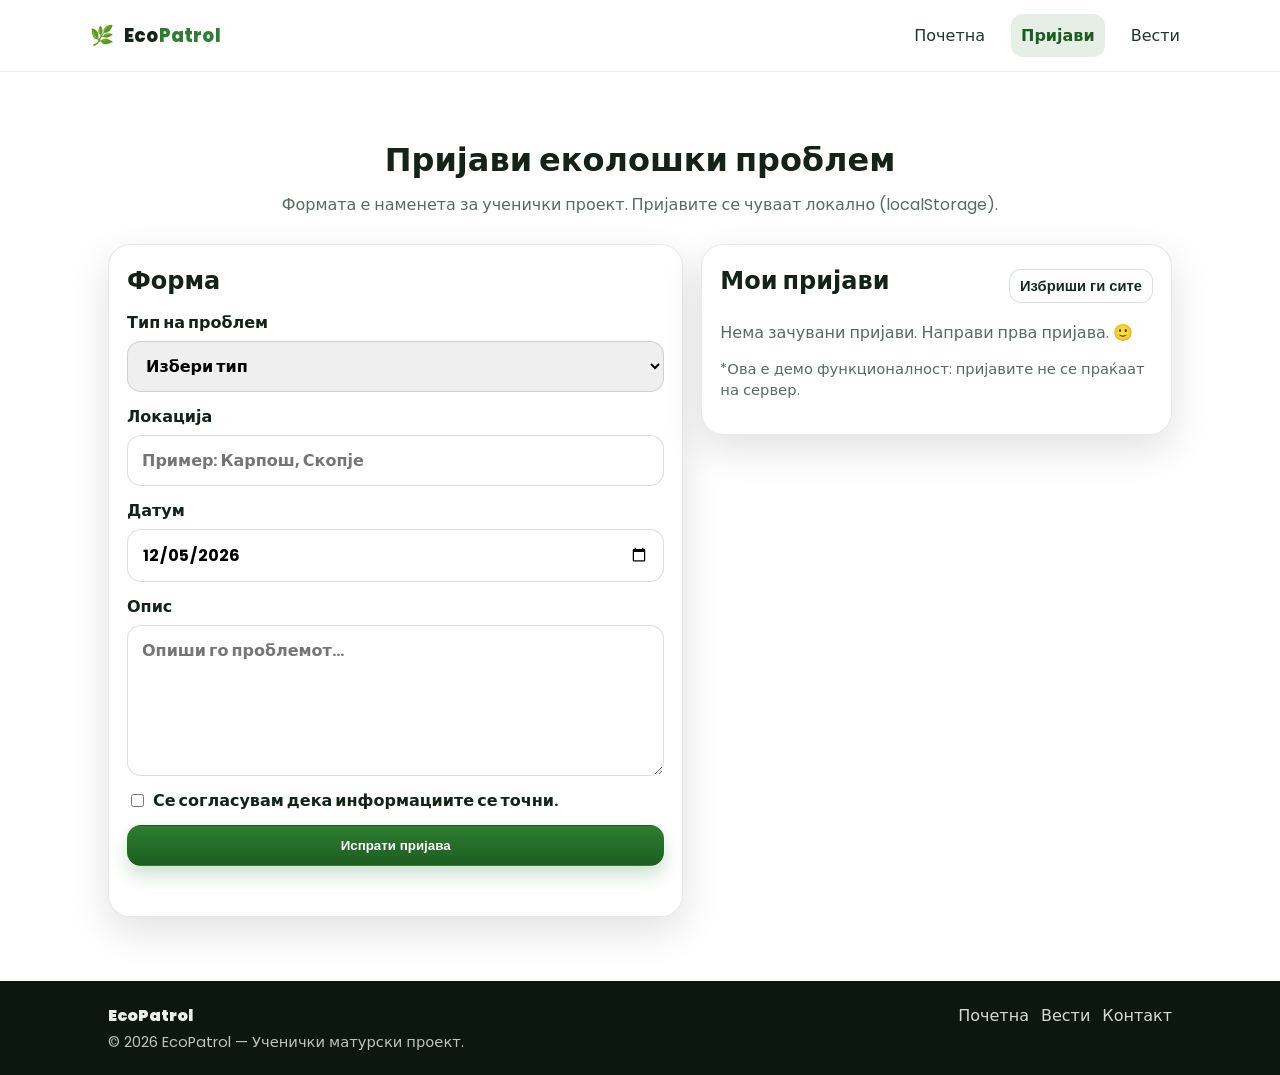
<file: report.html>
<!doctype html>
<html lang="mk">
<head>
  <meta charset="utf-8" />
  <meta name="viewport" content="width=device-width,initial-scale=1" />
  <title>EcoPatrol — Пријави проблем</title>
  <meta name="description" content="Пријави еколошки проблем со EcoPatrol." />

  <link rel="preconnect" href="https://fonts.googleapis.com">
  <link rel="preconnect" href="https://fonts.gstatic.com" crossorigin>
  <link href="https://fonts.googleapis.com/css2?family=Poppins:wght@300;400;600;700&display=swap" rel="stylesheet">

  <link rel="stylesheet" href="assets/css/style.css" />
</head>
<body>

  <header class="site-header">
    <div class="container nav">
      <a class="brand" href="index.html">
        <span class="brand-mark">🌿</span>
        <span class="brand-text">Eco<span>Patrol</span></span>
      </a>

      <button class="nav-toggle" type="button" aria-label="Отвори мени" aria-expanded="false" data-nav-toggle>
        <span></span><span></span><span></span>
      </button>

      <nav class="nav-links" data-nav>
        <a href="index.html">Почетна</a>
        <a href="report.html" class="active">Пријави</a>
        <a href="news.html">Вести</a>
      </nav>
    </div>
  </header>

  <main class="section">
    <div class="container">
      <div class="section-head">
        <h1>Пријави еколошки проблем</h1>
        <p>Формата е наменета за ученички проект. Пријавите се чуваат локално (localStorage).</p>
      </div>

      <div class="two-col">
        <!-- FORM -->
        <section class="panel">
          <h2 class="panel-title">Форма</h2>

          <form class="form" data-report-form>
            <label>
              Тип на проблем
              <select name="type" required>
                <option value="" selected disabled>Избери тип</option>
                <option>Ѓубре / Дива депонија</option>
                <option>Загадена вода</option>
                <option>Загаден воздух</option>
                <option>Пожар / Палење отпад</option>
                <option>Сеча / Уништување зеленила</option>
                <option>Загрозени животни</option>
              </select>
            </label>

            <label>
              Локација
              <input name="location" type="text" placeholder="Пример: Карпош, Скопје" required />
            </label>

            <label>
              Датум
              <input name="date" type="date" required />
            </label>

            <label>
              Опис
              <textarea name="details" rows="5" placeholder="Опиши го проблемот..." required></textarea>
            </label>

            <label class="inline">
              <input type="checkbox" name="agree" required />
              Се согласувам дека информациите се точни.
            </label>

            <button class="btn btn-primary" type="submit">Испрати пријава</button>
            <div class="form-msg" data-form-msg></div>
          </form>
        </section>

        <!-- LIST -->
        <section class="panel">
          <div class="panel-row">
            <h2 class="panel-title">Мои пријави</h2>
            <button class="btn btn-ghost btn-sm" type="button" data-clear-reports>Избриши ги сите</button>
          </div>

          <div class="report-list" data-report-list>
            <!-- filled by JS -->
          </div>

          <p class="muted small">
            *Ова е демо функционалност: пријавите не се праќаат на сервер.
          </p>
        </section>
      </div>
    </div>
  </main>

  <footer class="site-footer">
    <div class="container footer-inner">
      <div>
        <div class="footer-brand">EcoPatrol</div>
        <div class="footer-small">© 2026 EcoPatrol — Ученички матурски проект.</div>
      </div>
      <div class="footer-links">
        <a href="index.html">Почетна</a>
        <a href="news.html">Вести</a>
        <a href="mailto:eco@school.mk">Контакт</a>
      </div>
    </div>
  </footer>

  <script src="assets/js/main.js"></script>
</body>
</html>
</file>
<file: assets/css/style.css>
:root{
  --bg:#0b1410;
  --surface:#0f1f18;
  --soft:#f4f7f5;
  --card:#ffffff;
  --text:#14221a;
  --muted:#5b6a61;

  --green:#2e7d32;
  --green2:#1b5e20;
  --lime:#a5d6a7;

  --shadow: 0 10px 28px rgba(0,0,0,.10);
  --shadow2: 0 14px 40px rgba(0,0,0,.12);
  --radius: 16px;

  --max: 1100px;
}

*{box-sizing:border-box}
html{scroll-behavior:smooth}
body{
  margin:0;
  font-family:"Poppins",system-ui,-apple-system,Segoe UI,Roboto,Arial,sans-serif;
  color:var(--text);
  background:#fff;
}
img{max-width:100%;display:block}
a{color:inherit}
.container{max-width:var(--max);margin:0 auto;padding:0 18px}
.section{padding:64px 0}
.section-soft{background:var(--soft)}
.section-head{max-width:780px;margin:0 auto 26px;text-align:center}
.section-head h1,.section-head h2{margin:0 0 8px}
.section-head p{margin:0;color:var(--muted);line-height:1.6}
.center-actions{display:flex;justify-content:center;margin-top:22px}
.muted{color:var(--muted)}
.small{font-size:.92rem}
.sr-only{position:absolute;left:-9999px}

/* Header / Nav */
.site-header{
  position:sticky;top:0;z-index:1000;
  background:rgba(255,255,255,.82);
  backdrop-filter: blur(10px);
  border-bottom:1px solid rgba(20,34,26,.08);
}
.nav{display:flex;align-items:center;justify-content:space-between;gap:12px;padding:14px 0}
.brand{display:flex;align-items:center;gap:10px;text-decoration:none}
.brand-mark{font-size:1.2rem}
.brand-text{font-weight:800;letter-spacing:.2px;font-size:1.15rem}
.brand-text span{color:var(--green)}
.nav-links{display:flex;align-items:center;gap:16px}
.nav-links a{
  text-decoration:none;
  padding:9px 10px;
  border-radius:12px;
  color:rgba(20,34,26,.92);
}
.nav-links a:hover{background:rgba(46,125,50,.08)}
.nav-links a.active{background:rgba(46,125,50,.12);color:var(--green2);font-weight:700}
.nav-pill{
  background:var(--green);
  color:#fff !important;
}
.nav-pill:hover{background:var(--green2) !important}

/* Mobile nav toggle */
.nav-toggle{
  display:none;
  width:44px;height:44px;
  border:1px solid rgba(20,34,26,.14);
  border-radius:14px;
  background:#fff;
  cursor:pointer;
}
.nav-toggle span{
  display:block;
  width:18px;height:2px;
  background:#1a2a20;
  margin:5px auto;
  border-radius:2px;
}

@media (max-width: 860px){
  .nav-toggle{display:block}
  .nav-links{
    position:absolute;
    right:18px;top:66px;
    flex-direction:column;
    align-items:stretch;
    gap:6px;
    width:min(320px,calc(100% - 36px));
    background:#fff;
    border:1px solid rgba(20,34,26,.10);
    border-radius:16px;
    padding:10px;
    box-shadow:var(--shadow);
    display:none;
  }
  .nav-links.open{display:flex}
}

/* Hero */
.hero{position:relative;min-height:78vh;display:grid;align-items:center;overflow:hidden}
.hero-bg{
  position:absolute;inset:0;
  background:
    linear-gradient(120deg, rgba(9,18,13,.70), rgba(9,18,13,.20)),
    url("../img/hero.jpg") center/cover no-repeat;
  transform:scale(1.05);
}
.hero-inner{position:relative;z-index:1;padding:70px 0}
.hero-card{
  max-width:720px;
  background:rgba(255,255,255,.92);
  border:1px solid rgba(255,255,255,.55);
  border-radius:22px;
  box-shadow:var(--shadow2);
  padding:28px 26px;
}
.hero-card h1{
  margin:0 0 10px;
  font-size: clamp(1.6rem, 3.4vw, 2.6rem);
  line-height:1.15;
}
.hero-card p{margin:0 0 16px;color:rgba(20,34,26,.78);line-height:1.6}
.accent{color:var(--green2)}
.hero-actions{display:flex;gap:12px;flex-wrap:wrap}
.hero-stats{
  display:flex;gap:14px;flex-wrap:wrap;margin-top:16px
}
.stat{
  background:#fff;
  border:1px solid rgba(20,34,26,.10);
  border-radius:16px;
  padding:10px 12px;
  min-width:110px;
}
.stat-num{font-weight:800;color:var(--green2);font-size:1.15rem}
.stat-label{color:var(--muted);font-size:.92rem}
.scroll-hint{
  position:absolute;left:50%;bottom:14px;transform:translateX(-50%);
  text-decoration:none;
  width:40px;height:40px;border-radius:999px;
  display:grid;place-items:center;
  background:rgba(255,255,255,.86);
  border:1px solid rgba(255,255,255,.45);
  color:#1a2a20;
  box-shadow:var(--shadow);
  animation:bob 1.6s ease-in-out infinite;
}
@keyframes bob{
  0%,100%{transform:translateX(-50%) translateY(0)}
  50%{transform:translateX(-50%) translateY(6px)}
}

/* Buttons */
.btn{
  display:inline-flex;align-items:center;justify-content:center;
  gap:8px;
  padding:12px 16px;
  border-radius:14px;
  border:1px solid transparent;
  cursor:pointer;
  text-decoration:none;
  font-weight:700;
  transition: transform .15s ease, background .15s ease, box-shadow .15s ease, border-color .15s ease;
}
.btn:active{transform:translateY(0)}
.btn-primary{
  background:linear-gradient(180deg, var(--green), var(--green2));
  color:#fff;
  box-shadow: 0 10px 18px rgba(46,125,50,.22);
}
.btn-primary:hover{transform:translateY(-1px);box-shadow: 0 14px 26px rgba(46,125,50,.28)}
.btn-ghost{
  background:#fff;
  border-color: rgba(20,34,26,.14);
  color:#1a2a20;
}
.btn-ghost:hover{transform:translateY(-1px);border-color: rgba(46,125,50,.35)}
.btn-sm{padding:8px 10px;border-radius:12px;font-size:.92rem}

/* Cards / grids */
.grid{display:grid;gap:18px}
.cards{grid-template-columns:repeat(3,minmax(0,1fr))}
@media (max-width: 900px){.cards{grid-template-columns:repeat(2,minmax(0,1fr))}}
@media (max-width: 560px){.cards{grid-template-columns:1fr}}

.card{
  background:var(--card);
  border:1px solid rgba(20,34,26,.10);
  border-radius:var(--radius);
  box-shadow:var(--shadow);
  padding:16px;
  text-align:left;
}
.card-btn{
  width:100%;
  text-align:left;
  cursor:pointer;
  transition: transform .18s ease, box-shadow .18s ease, border-color .18s ease;
}
.card-btn:hover{
  transform: translateY(-2px);
  box-shadow: var(--shadow2);
  border-color: rgba(46,125,50,.30);
}
.card-icon{font-size:1.6rem}
.card-title{font-weight:800;margin-top:8px}
.card-sub{color:var(--muted);font-size:.95rem;margin-top:4px;line-height:1.45}

/* Two-col */
.two-col{
  display:grid;
  grid-template-columns: 1.1fr .9fr;
  gap:18px;
  align-items:start;
}
@media (max-width: 900px){.two-col{grid-template-columns:1fr}}
.feature-box{
  background: linear-gradient(180deg, rgba(46,125,50,.10), rgba(46,125,50,.04));
  border: 1px solid rgba(46,125,50,.18);
  border-radius: var(--radius);
  padding:18px;
}
.feature-box h3{margin:0 0 6px}
.feature-box p{margin:0 0 14px;color:var(--muted);line-height:1.6}
.mini-grid{display:grid;grid-template-columns:repeat(3,1fr);gap:10px}
@media (max-width: 480px){.mini-grid{grid-template-columns:1fr}}
.mini-card{
  background:#fff;
  border:1px solid rgba(20,34,26,.10);
  border-radius:14px;
  padding:12px;
  display:flex;align-items:center;gap:10px;
}
.mini-ico{font-size:1.2rem}
.mini-txt{font-weight:700;color:#1a2a20}

/* Checklist */
.checklist{margin:12px 0 0;padding:0;list-style:none}
.checklist li{
  margin:8px 0;
  padding-left:26px;
  position:relative;
  color:rgba(20,34,26,.86);
}
.checklist li::before{
  content:"✓";
  position:absolute;left:0;top:0;
  color:var(--green2);
  font-weight:800;
}

/* Volunteer */
.volunteer{
  background:#fff;
  border:1px solid rgba(20,34,26,.10);
  border-radius:22px;
  box-shadow:var(--shadow2);
  padding:18px;
  display:grid;
  grid-template-columns: 1fr auto;
  gap:14px;
  align-items:center;
}
@media (max-width: 900px){.volunteer{grid-template-columns:1fr}}
.volunteer-form{display:flex;gap:10px;align-items:center;flex-wrap:wrap;justify-content:flex-end}
.volunteer-form input{
  min-width: 240px;
  padding:12px 14px;
  border-radius:14px;
  border:1px solid rgba(20,34,26,.14);
  outline:none;
}
.volunteer-form input:focus{border-color: rgba(46,125,50,.45);box-shadow:0 0 0 4px rgba(46,125,50,.12)}
.toast{margin-top:8px;color:var(--green2);font-weight:700}

/* News */
.news-grid{grid-template-columns:repeat(3,minmax(0,1fr))}
@media (max-width: 900px){.news-grid{grid-template-columns:repeat(2,minmax(0,1fr))}}
@media (max-width: 560px){.news-grid{grid-template-columns:1fr}}

.news-card{
  overflow:hidden;
  border-radius: var(--radius);
  border:1px solid rgba(20,34,26,.10);
  background:#fff;
  box-shadow: var(--shadow);
  transition: transform .18s ease, box-shadow .18s ease, border-color .18s ease;
}
.news-card:hover{transform:translateY(-2px);box-shadow:var(--shadow2);border-color:rgba(46,125,50,.30)}
.news-card img{height:170px;width:100%;object-fit:cover}
.news-body{padding:14px}
.news-meta{color:var(--muted);font-size:.9rem;margin-bottom:6px}
.news-body h3{margin:0 0 8px}
.news-body p{margin:0 0 12px;color:rgba(20,34,26,.78);line-height:1.55}
.link{color:var(--green2);text-decoration:none;font-weight:800}
.link:hover{text-decoration:underline}

/* Calendar */
.calendar{
  background:#fff;
  border:1px solid rgba(20,34,26,.10);
  border-radius:22px;
  box-shadow:var(--shadow2);
  padding:18px;
}
.calendar-tools{
  display:flex;gap:8px;flex-wrap:wrap;align-items:center;
  margin-bottom:12px;
}
.pill{
  background:rgba(46,125,50,.10);
  border:1px solid rgba(46,125,50,.18);
  color:var(--green2);
  border-radius:999px;
  padding:7px 10px;
  font-weight:800;
}
.calendar-list{margin:0;padding-left:18px;line-height:1.8}
.calendar-list li{margin:6px 0}

/* Panels / form */
.panel{
  background:#fff;
  border:1px solid rgba(20,34,26,.10);
  border-radius:22px;
  box-shadow:var(--shadow2);
  padding:18px;
}
.panel-title{margin:0 0 12px}
.panel-row{display:flex;align-items:center;justify-content:space-between;gap:10px;flex-wrap:wrap}

.form{display:grid;gap:12px}
.form label{display:grid;gap:6px;font-weight:700}
.form input,.form select,.form textarea{
  padding:12px 14px;
  border-radius:14px;
  border:1px solid rgba(20,34,26,.14);
  outline:none;
  font:inherit;
}
.form textarea{resize:vertical}
.form input:focus,.form select:focus,.form textarea:focus{
  border-color: rgba(46,125,50,.45);
  box-shadow:0 0 0 4px rgba(46,125,50,.12);
}
.inline{display:flex !important;align-items:center;gap:10px;font-weight:600}
.form-msg{min-height:20px;font-weight:800}
.form-msg.ok{color:var(--green2)}
.form-msg.err{color:#b00020}

/* Report list */
.report-list{display:grid;gap:10px;margin-top:10px}
.report-item{
  border:1px solid rgba(20,34,26,.10);
  border-radius:16px;
  padding:12px;
  display:grid;
  gap:6px;
}
.report-top{display:flex;justify-content:space-between;gap:10px;flex-wrap:wrap}
.report-type{font-weight:900;color:var(--green2)}
.report-date{color:var(--muted);font-size:.92rem}
.report-loc{font-weight:800}
.report-actions{display:flex;justify-content:flex-end}
.report-actions button{border:0;background:transparent;color:#b00020;font-weight:900;cursor:pointer}
.report-actions button:hover{text-decoration:underline}

/* Footer */
.site-footer{background:#0d1712;color:#e8efe9;padding:22px 0;margin-top:0}
.footer-inner{display:flex;justify-content:space-between;gap:14px;flex-wrap:wrap}
.footer-brand{font-weight:900}
.footer-small{color:rgba(232,239,233,.80);font-size:.92rem;margin-top:4px}
.footer-links{display:flex;gap:12px;flex-wrap:wrap}
.footer-links a{color:#e8efe9;text-decoration:none;opacity:.9}
.footer-links a:hover{text-decoration:underline;opacity:1}

/* Modal */
.modal{position:fixed;inset:0;display:none;z-index:2000}
.modal[aria-hidden="false"]{display:block}
.modal-backdrop{position:absolute;inset:0;background:rgba(0,0,0,.55)}
.modal-dialog{
  position:relative;
  width:min(520px, calc(100% - 30px));
  margin: 8vh auto 0;
  background:#fff;
  border-radius:22px;
  box-shadow:var(--shadow2);
  padding:18px;
}
.modal-close{
  position:absolute;right:12px;top:10px;
  width:40px;height:40px;border-radius:14px;
  border:1px solid rgba(20,34,26,.12);
  background:#fff;cursor:pointer;font-size:22px;line-height:1;
}
.modal-close:hover{border-color:rgba(46,125,50,.30)}
</file>
